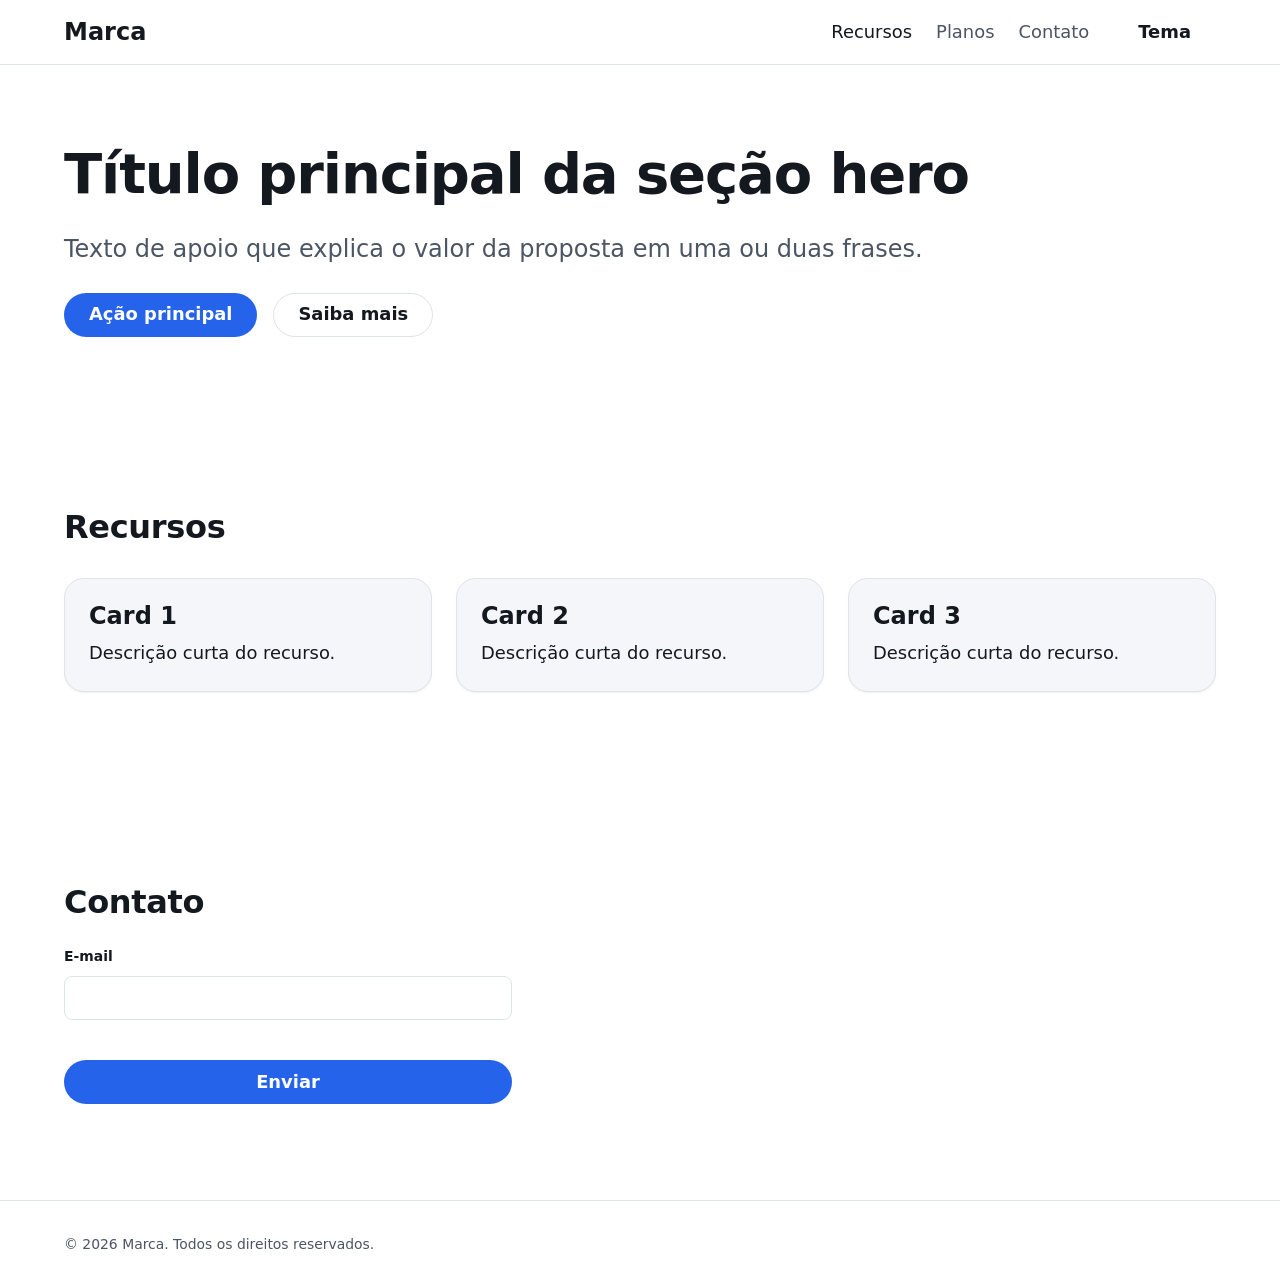
<file: .agent/skills/senior-frontend-designer/assets/starter/index.html>
<!doctype html>
<html lang="pt-BR" data-theme="light">
<head>
  <meta charset="utf-8">
  <meta name="viewport" content="width=device-width, initial-scale=1">
  <title>Título da página | Marca</title>
  <meta name="description" content="Descrição curta da página (140–160 caracteres).">
  <meta name="theme-color" content="#ffffff">
  <script>
    /* Evita flash de tema: roda antes da pintura */
    try { const t = localStorage.getItem('theme'); if (t) document.documentElement.dataset.theme = t;
      else if (matchMedia('(prefers-color-scheme: dark)').matches) document.documentElement.dataset.theme = 'dark'; } catch {}
    document.documentElement.classList.add('js');
  </script>
  <link rel="stylesheet" href="styles.css">
  <script defer src="main.js"></script>
</head>
<body>
  <a class="skip-link" href="#main">Ir para o conteúdo</a>

  <header class="site-header">
    <div class="container site-header__inner">
      <a class="brand" href="#" aria-label="Marca – página inicial">Marca</a>
      <button class="nav-toggle" aria-expanded="false" aria-controls="menu">Menu</button>
      <nav id="menu" class="site-nav" aria-label="Principal" data-open="false">
        <ul class="site-nav__list">
          <li><a href="#recursos" aria-current="page">Recursos</a></li>
          <li><a href="#planos">Planos</a></li>
          <li><a href="#contato">Contato</a></li>
        </ul>
        <button class="btn btn--ghost" data-theme-toggle type="button">Tema</button>
      </nav>
    </div>
  </header>

  <main id="main">
    <section class="hero container" aria-labelledby="hero-title">
      <h1 id="hero-title">Título principal da seção hero</h1>
      <p class="lead">Texto de apoio que explica o valor da proposta em uma ou duas frases.</p>
      <p class="hero__actions">
        <a class="btn btn--primary" href="#planos">Ação principal</a>
        <a class="btn btn--secondary" href="#recursos">Saiba mais</a>
      </p>
    </section>

    <section id="recursos" class="section container" aria-labelledby="recursos-title">
      <h2 id="recursos-title">Recursos</h2>
      <div class="grid-auto">
        <article class="card" data-reveal>
          <h3 class="card__title">Card 1</h3>
          <p>Descrição curta do recurso.</p>
        </article>
        <article class="card" data-reveal>
          <h3 class="card__title">Card 2</h3>
          <p>Descrição curta do recurso.</p>
        </article>
        <article class="card" data-reveal>
          <h3 class="card__title">Card 3</h3>
          <p>Descrição curta do recurso.</p>
        </article>
      </div>
    </section>

    <section id="contato" class="section container" aria-labelledby="contato-title">
      <h2 id="contato-title">Contato</h2>
      <form class="form" novalidate>
        <div class="field">
          <label for="email">E-mail</label>
          <input id="email" name="email" type="email" autocomplete="email" required aria-describedby="email-error">
          <p class="field__error" id="email-error"></p>
        </div>
        <button class="btn btn--primary" type="submit">Enviar</button>
      </form>
    </section>
  </main>

  <footer class="site-footer">
    <div class="container"><p>© 2026 Marca. Todos os direitos reservados.</p></div>
  </footer>

  <div class="toasts" role="status" aria-live="polite"></div>
</body>
</html>
</file>
<file: .agent/skills/senior-frontend-designer/assets/starter/styles.css>
/* Ordem da cascata: do mais genérico ao mais específico */
@layer reset, tokens, base, components, utilities;

/* ============ TOKENS (substitua pelos valores extraídos do design) ============ */
@layer tokens {
  :root {
    color-scheme: light dark;

    /* Cores por PAPEL, não por nome */
    --color-primary: #2563eb;
    --color-primary-hover: color-mix(in oklab, var(--color-primary) 86%, black);
    --color-on-primary: #ffffff;
    --color-bg: #ffffff;
    --color-surface: #f4f6fa;
    --color-text: #14181f;
    --color-text-muted: #4b5563;
    --color-border: #dfe3ea;
    --color-focus: #2563eb;
    --color-danger: #b42318;

    /* Tipografia */
    --font-sans: "Inter", system-ui, -apple-system, "Segoe UI", Roboto, sans-serif;
    --step--1: clamp(0.8125rem, 0.79rem + 0.1vw, 0.875rem);
    --step-0: clamp(1rem, 0.96rem + 0.2vw, 1.125rem);
    --step-1: clamp(1.25rem, 1.15rem + 0.5vw, 1.5rem);
    --step-2: clamp(1.5rem, 1.3rem + 1vw, 2rem);
    --step-3: clamp(2rem, 1.4rem + 3vw, 3.5rem);

    /* Espaçamento (base 4/8) */
    --space-1: 0.25rem; --space-2: 0.5rem; --space-3: 0.75rem; --space-4: 1rem;
    --space-6: 1.5rem; --space-8: 2rem; --space-12: 3rem; --space-16: 4rem;
    --space-section: clamp(3rem, 2rem + 5vw, 7rem);

    /* Forma e profundidade */
    --radius-sm: 0.5rem; --radius-md: 0.75rem; --radius-lg: 1.25rem; --radius-pill: 9999px;
    --shadow-sm: 0 1px 2px rgb(0 0 0 / .06);
    --shadow-md: 0 8px 24px -8px rgb(0 0 0 / .15);

    /* Movimento */
    --ease-out: cubic-bezier(.2, .8, .2, 1);
    --dur-fast: 150ms; --dur-base: 250ms;

    --container: 72rem;
  }

  :root[data-theme="dark"] {
    --color-bg: #0f1318;
    --color-surface: #171c24;
    --color-text: #eef1f6;
    --color-text-muted: #a3adbd;
    --color-border: #283040;
    --color-primary: #5b8cff;
    --color-on-primary: #0b1020;
    --color-focus: #8fb0ff;
    --color-danger: #ff8a80;
  }
}

/* ============ RESET ============ */
@layer reset {
  *, *::before, *::after { box-sizing: border-box; }
  * { margin: 0; }
  html { -webkit-text-size-adjust: 100%; scroll-padding-top: 5rem; }
  body { min-height: 100dvh; line-height: 1.6; -webkit-font-smoothing: antialiased; }
  img, picture, svg, video { display: block; max-inline-size: 100%; height: auto; }
  input, button, textarea, select { font: inherit; color: inherit; }
  button { cursor: pointer; }
  h1, h2, h3, h4 { text-wrap: balance; line-height: 1.15; }
  p { text-wrap: pretty; }
  ul[class] { list-style: none; padding: 0; }
  a { color: inherit; }
}

/* ============ BASE ============ */
@layer base {
  body { font-family: var(--font-sans); font-size: var(--step-0); background: var(--color-bg); color: var(--color-text); }
  h1 { font-size: var(--step-3); letter-spacing: -0.02em; }
  h2 { font-size: var(--step-2); letter-spacing: -0.01em; }
  h3 { font-size: var(--step-1); }
  :focus-visible { outline: 3px solid var(--color-focus); outline-offset: 3px; border-radius: 4px; }
  ::selection { background: color-mix(in oklab, var(--color-primary) 30%, transparent); }
}

/* ============ COMPONENTES ============ */
@layer components {
  .container { width: min(100% - 2rem, var(--container)); margin-inline: auto; }
  .section { padding-block: var(--space-section); }
  .lead { font-size: var(--step-1); color: var(--color-text-muted); max-inline-size: 60ch; }

  .skip-link { position: absolute; inset-inline-start: var(--space-4); inset-block-start: -4rem; padding: var(--space-2) var(--space-4);
    background: var(--color-text); color: var(--color-bg); border-radius: var(--radius-sm); z-index: 100; }
  .skip-link:focus { inset-block-start: var(--space-4); }

  /* Header e navegação (mobile-first) */
  .site-header { position: sticky; top: 0; z-index: 50; background: color-mix(in oklab, var(--color-bg) 88%, transparent);
    backdrop-filter: blur(10px); border-bottom: 1px solid var(--color-border); }
  .site-header__inner { display: flex; align-items: center; justify-content: space-between; gap: var(--space-4); min-height: 4rem; flex-wrap: wrap; }
  .brand { font-weight: 700; text-decoration: none; font-size: var(--step-1); }
  .nav-toggle { min-height: 2.75rem; padding-inline: var(--space-4); border: 1px solid var(--color-border); border-radius: var(--radius-sm); background: transparent; }
  .site-nav { flex-basis: 100%; display: grid; gap: var(--space-4); padding-block: var(--space-4); }
  .site-nav[data-open="false"] { display: none; }
  .site-nav__list { display: grid; gap: var(--space-2); }
  .site-nav a { display: inline-block; padding-block: var(--space-2); text-decoration: none; color: var(--color-text-muted); }
  .site-nav a:hover, .site-nav a[aria-current="page"] { color: var(--color-text); }

  @media (min-width: 48em) {
    .nav-toggle { display: none; }
    .site-nav, .site-nav[data-open="false"] { display: flex; flex-basis: auto; align-items: center; gap: var(--space-6); padding: 0; }
    .site-nav__list { display: flex; gap: var(--space-6); }
  }

  /* Botões */
  .btn { --btn-bg: transparent; --btn-fg: var(--color-text); --btn-border: var(--color-border);
    display: inline-flex; align-items: center; justify-content: center; gap: var(--space-2);
    min-height: 2.75rem; padding-inline: var(--space-6); border-radius: var(--radius-pill);
    background: var(--btn-bg); color: var(--btn-fg); border: 1px solid var(--btn-border);
    font-weight: 600; text-decoration: none; transition: background var(--dur-fast) var(--ease-out), transform var(--dur-fast) var(--ease-out); }
  .btn:active { transform: translateY(1px); }
  .btn:disabled, .btn[aria-disabled="true"] { opacity: .5; cursor: not-allowed; }
  .btn--primary { --btn-bg: var(--color-primary); --btn-fg: var(--color-on-primary); --btn-border: transparent; }
  .btn--primary:hover { --btn-bg: var(--color-primary-hover); }
  .btn--secondary:hover, .btn--ghost:hover { background: var(--color-surface); }
  .btn--ghost { --btn-border: transparent; }

  .hero { padding-block: calc(var(--space-section) * .8); display: grid; gap: var(--space-6); }
  .hero__actions { display: flex; flex-wrap: wrap; gap: var(--space-4); }

  /* Grid auto-responsivo + card */
  .grid-auto { display: grid; gap: var(--space-6); grid-template-columns: repeat(auto-fit, minmax(min(100%, 16rem), 1fr)); margin-top: var(--space-8); }
  .card { padding: var(--space-6); background: var(--color-surface); border: 1px solid var(--color-border);
    border-radius: var(--radius-lg); box-shadow: var(--shadow-sm); display: grid; gap: var(--space-2); align-content: start; }
  @media (hover: hover) { .card { transition: transform var(--dur-base) var(--ease-out), box-shadow var(--dur-base) var(--ease-out); }
    .card:hover { transform: translateY(-4px); box-shadow: var(--shadow-md); } }

  /* Formulário */
  .form { display: grid; gap: var(--space-4); max-inline-size: 28rem; margin-top: var(--space-6); }
  .field { display: grid; gap: var(--space-2); }
  .field label { font-weight: 600; font-size: var(--step--1); }
  .field input { min-height: 2.75rem; padding-inline: var(--space-4); border: 1px solid var(--color-border); border-radius: var(--radius-sm); background: var(--color-bg); }
  .field input[aria-invalid="true"] { border-color: var(--color-danger); }
  .field__error { color: var(--color-danger); font-size: var(--step--1); min-height: 1.2em; }

  .site-footer { padding-block: var(--space-8); border-top: 1px solid var(--color-border); color: var(--color-text-muted); font-size: var(--step--1); }

  .toasts { position: fixed; inset-inline: var(--space-4); inset-block-end: var(--space-4); display: grid; gap: var(--space-2); justify-items: end; pointer-events: none; }
  .toast { pointer-events: auto; padding: var(--space-3) var(--space-4); background: var(--color-text); color: var(--color-bg); border-radius: var(--radius-md); box-shadow: var(--shadow-md); }
}

/* ============ UTILIDADES + MOVIMENTO ============ */
@layer utilities {
  .visually-hidden { position: absolute; width: 1px; height: 1px; overflow: hidden; clip-path: inset(50%); white-space: nowrap; }

  @media (prefers-reduced-motion: no-preference) {
    .js [data-reveal] { opacity: 0; translate: 0 1rem; transition: opacity .5s var(--ease-out), translate .5s var(--ease-out); }
    .js [data-reveal].is-visible { opacity: 1; translate: 0; }
  }
  @media (prefers-reduced-motion: reduce) {
    *, *::before, *::after { animation-duration: .01ms !important; animation-iteration-count: 1 !important; transition-duration: .01ms !important; scroll-behavior: auto !important; }
  }
}
</file>
